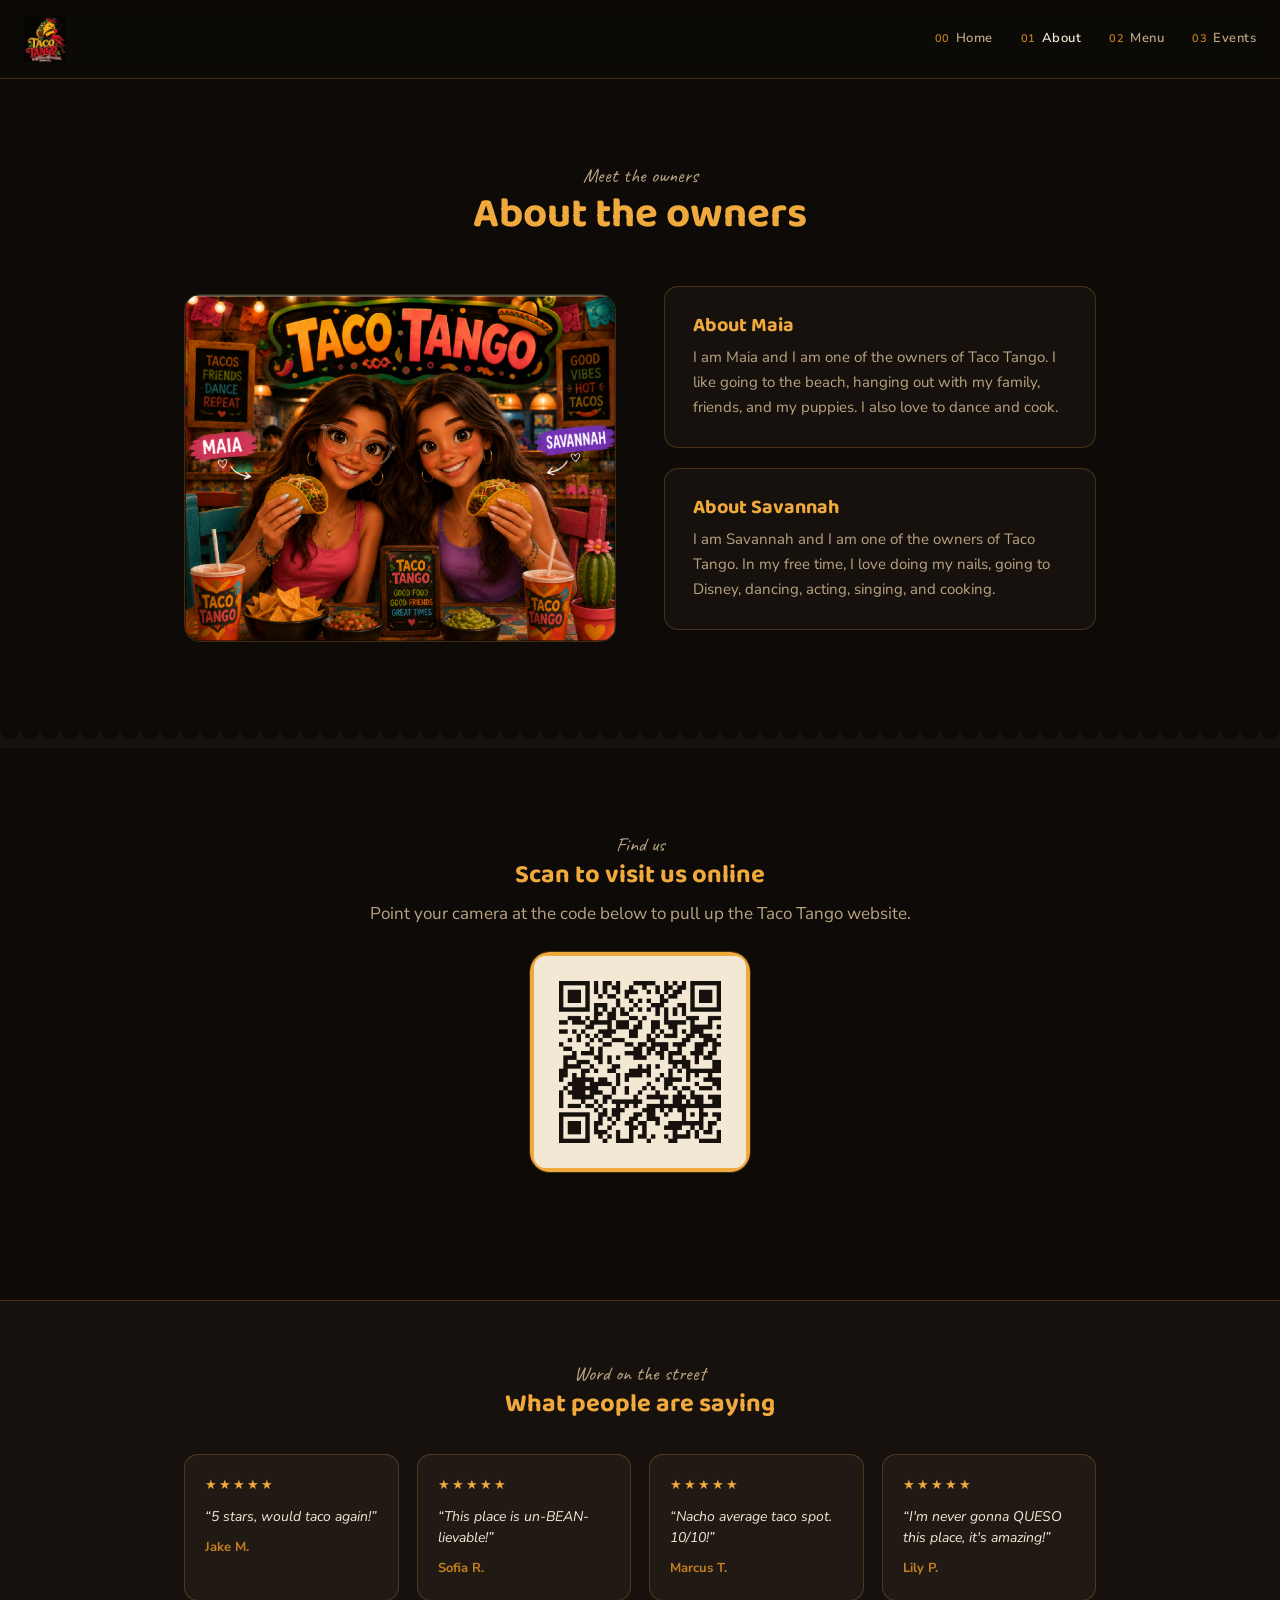
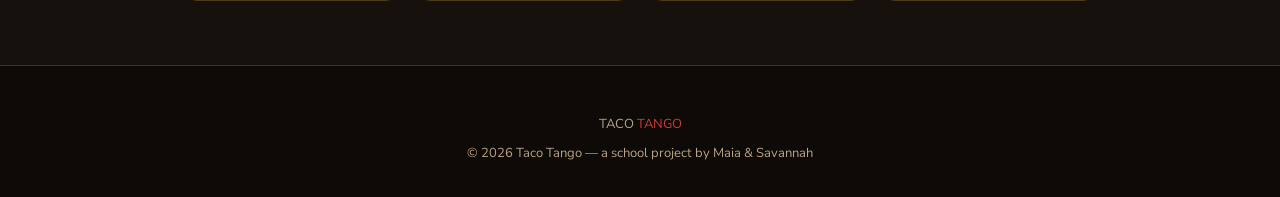
<file: about.html>
<!DOCTYPE html>
<html lang="en">
<head>
<meta charset="UTF-8">
<meta name="viewport" content="width=device-width, initial-scale=1.0">
<title>About Us | Taco Tango</title>
<link rel="stylesheet" href="assets/css/styles.css">
</head>
<body>

<nav class="site-nav">
  <a href="index.html" class="brand"><img src="assets/img/logo.png" alt="Taco Tango logo"></a>
  <button class="nav-toggle" aria-label="Toggle menu" aria-expanded="false">&#9776;</button>
  <ul class="nav-links">
    <li><a href="index.html"><span class="num">00</span> Home</a></li>
    <li><a href="about.html" class="active"><span class="num">01</span> About</a></li>
    <li><a href="menu.html"><span class="num">02</span> Menu</a></li>
    <li><a href="events.html"><span class="num">03</span> Events</a></li>
  </ul>
</nav>

<section>
  <div class="wrap section-head reveal">
    <p class="eyebrow-script">Meet the owners</p>
    <h1 class="display" style="font-size:42px;">About the owners</h1>
  </div>

  <div class="wrap about-grid reveal">
    <img src="assets/img/owners-illustration.png" alt="Illustrated portrait of Maia and Savannah at Taco Tango">
    <div>
      <div class="bio-card">
        <h3>About Maia</h3>
        <p>I am Maia and I am one of the owners of Taco Tango. I like going to the beach, hanging out with my family, friends, and my puppies. I also love to dance and cook.</p>
      </div>
      <div class="bio-card">
        <h3>About Savannah</h3>
        <p>I am Savannah and I am one of the owners of Taco Tango. In my free time, I love doing my nails, going to Disney, dancing, acting, singing, and cooking.</p>
      </div>
    </div>
  </div>
</section>

<div class="scallop"></div>

<section>
  <div class="wrap section-head reveal">
    <p class="eyebrow-script">Find us</p>
    <h2>Scan to visit us online</h2>
    <p>Point your camera at the code below to pull up the Taco Tango website.</p>
    <img class="qr-code" src="assets/img/qr-code.png" alt="QR code linking to the Taco Tango website">
  </div>
</section>

<section class="reviews-section">
  <div class="wrap section-head reveal">
    <p class="eyebrow-script">Word on the street</p>
    <h2>What people are saying</h2>
  </div>
  <div class="wrap">
    <div class="reviews-grid" id="reviews-grid" aria-live="polite" aria-label="Customer reviews"></div>
  </div>
</section>

<footer>
  <span class="brand">TACO <span style="color:var(--red)">TANGO</span></span>
  &copy; 2026 Taco Tango &mdash; a school project by Maia &amp; Savannah
</footer>

<script src="assets/js/reviews-data.js"></script>
<script src="assets/js/reviews.js"></script>
<script src="assets/js/main.js"></script>
</body>
</html>
</file>
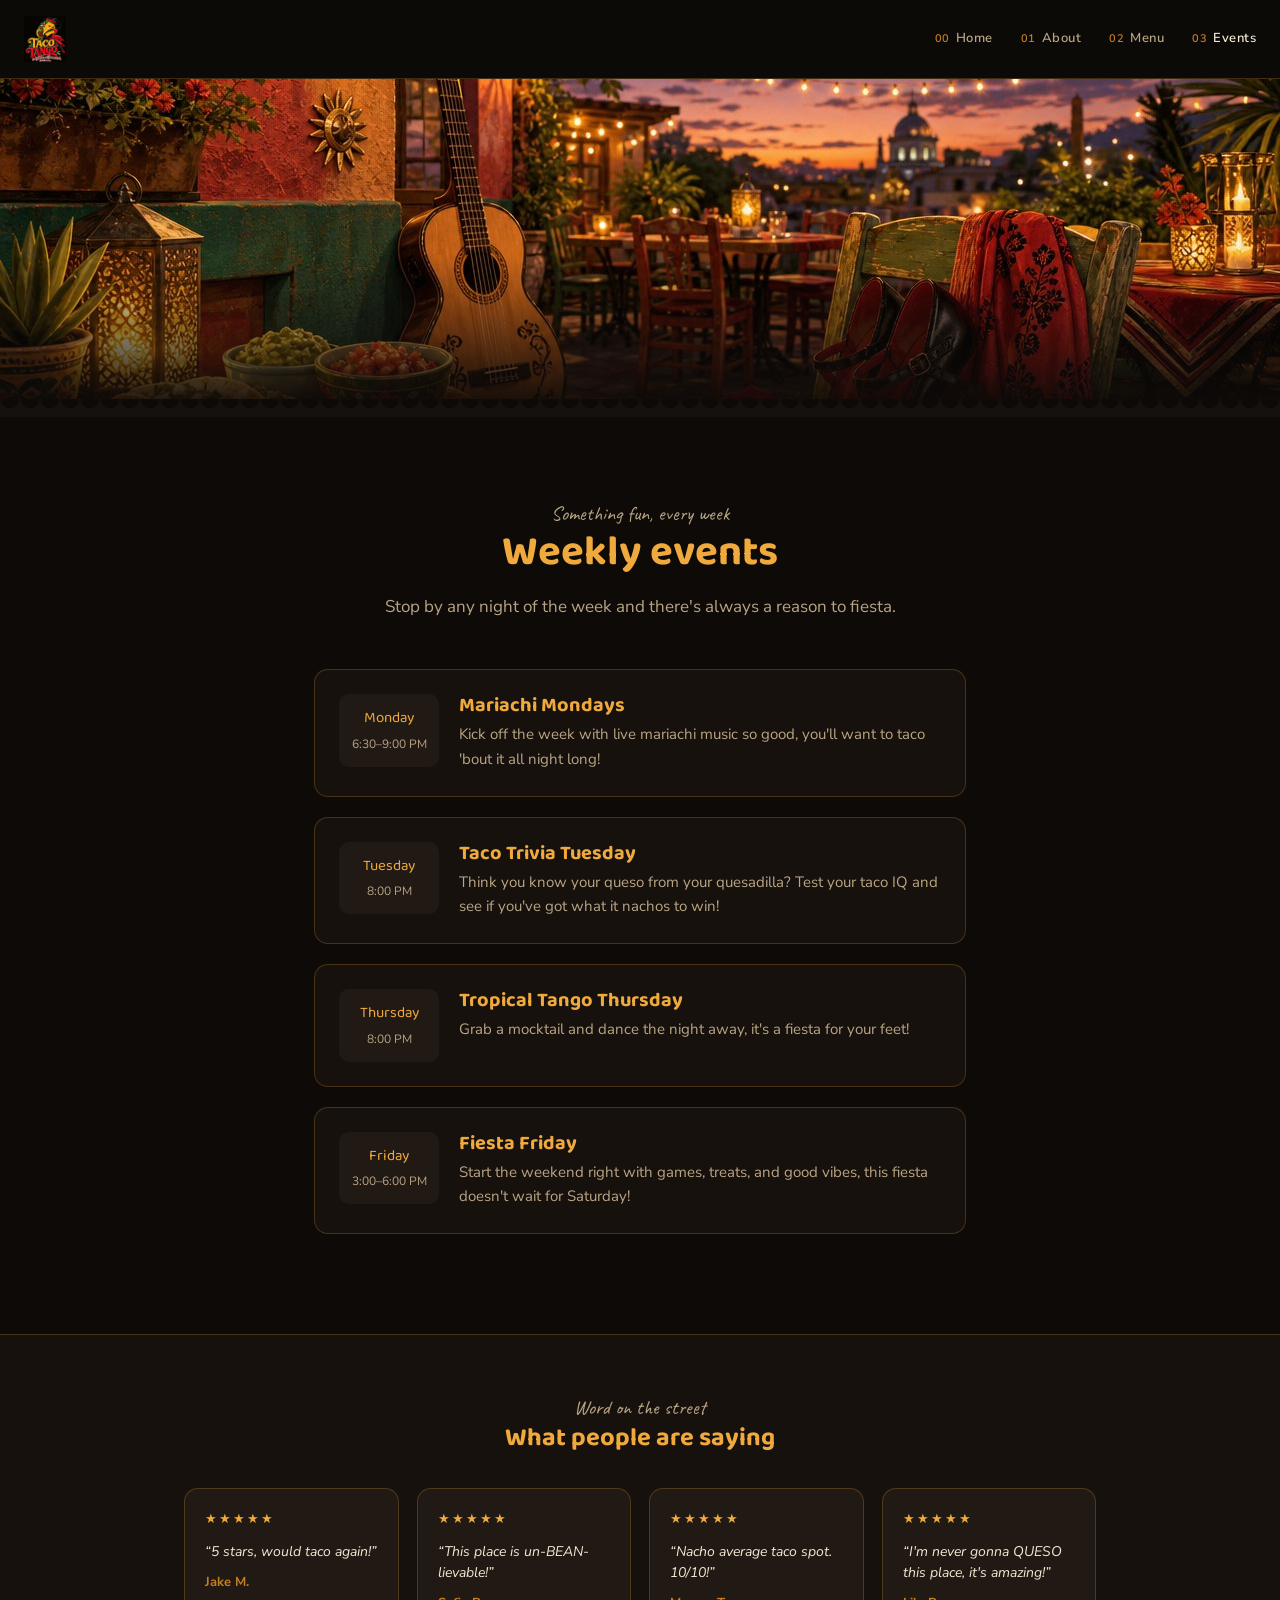
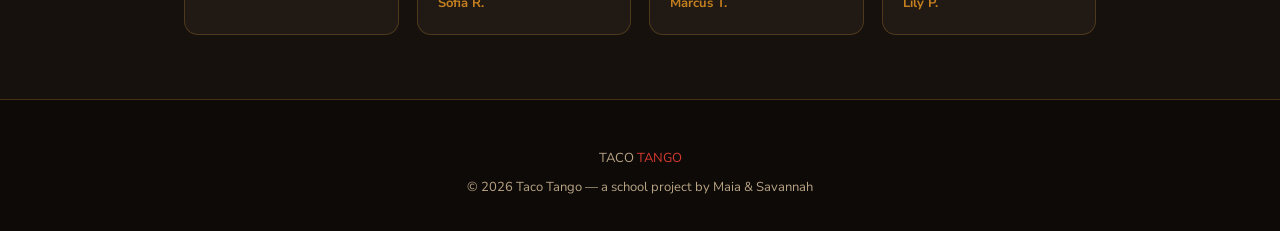
<file: events.html>
<!DOCTYPE html>
<html lang="en">
<head>
<meta charset="UTF-8">
<meta name="viewport" content="width=device-width, initial-scale=1.0">
<title>Events | Taco Tango</title>
<link rel="stylesheet" href="assets/css/styles.css">
</head>
<body>

<nav class="site-nav">
  <a href="index.html" class="brand"><img src="assets/img/logo.png" alt="Taco Tango logo"></a>
  <button class="nav-toggle" aria-label="Toggle menu" aria-expanded="false">&#9776;</button>
  <ul class="nav-links">
    <li><a href="index.html"><span class="num">00</span> Home</a></li>
    <li><a href="about.html"><span class="num">01</span> About</a></li>
    <li><a href="menu.html"><span class="num">02</span> Menu</a></li>
    <li><a href="events.html" class="active"><span class="num">03</span> Events</a></li>
  </ul>
</nav>

<div class="page-banner">
  <img src="assets/img/banner-events.jpg" alt="A candlelit rooftop terrace at dusk with a guitar, string lights, papel picado, tango shoes and a rose, set for an evening of music and dancing">
</div>
<div class="scallop"></div>

<section>
  <div class="wrap section-head reveal">
    <p class="eyebrow-script">Something fun, every week</p>
    <h1 class="display" style="font-size:42px;">Weekly events</h1>
    <p>Stop by any night of the week and there's always a reason to fiesta.</p>
  </div>

  <div class="wrap" style="max-width:700px;">

    <div class="event-card reveal">
      <div class="event-time"><div class="day">Monday</div><div class="hrs">6:30&ndash;9:00 PM</div></div>
      <div>
        <h3>Mariachi Mondays</h3>
        <p>Kick off the week with live mariachi music so good, you'll want to taco 'bout it all night long!</p>
      </div>
    </div>

    <div class="event-card reveal">
      <div class="event-time"><div class="day">Tuesday</div><div class="hrs">8:00 PM</div></div>
      <div>
        <h3>Taco Trivia Tuesday</h3>
        <p>Think you know your queso from your quesadilla? Test your taco IQ and see if you've got what it nachos to win!</p>
      </div>
    </div>

    <div class="event-card reveal">
      <div class="event-time"><div class="day">Thursday</div><div class="hrs">8:00 PM</div></div>
      <div>
        <h3>Tropical Tango Thursday</h3>
        <p>Grab a mocktail and dance the night away, it's a fiesta for your feet!</p>
      </div>
    </div>

    <div class="event-card reveal">
      <div class="event-time"><div class="day">Friday</div><div class="hrs">3:00&ndash;6:00 PM</div></div>
      <div>
        <h3>Fiesta Friday</h3>
        <p>Start the weekend right with games, treats, and good vibes, this fiesta doesn't wait for Saturday!</p>
      </div>
    </div>

  </div>
</section>

<section class="reviews-section">
  <div class="wrap section-head reveal">
    <p class="eyebrow-script">Word on the street</p>
    <h2>What people are saying</h2>
  </div>
  <div class="wrap">
    <div class="reviews-grid" id="reviews-grid" aria-live="polite" aria-label="Customer reviews"></div>
  </div>
</section>

<footer>
  <span class="brand">TACO <span style="color:var(--red)">TANGO</span></span>
  &copy; 2026 Taco Tango &mdash; a school project by Maia &amp; Savannah
</footer>

<script src="assets/js/reviews-data.js"></script>
<script src="assets/js/reviews.js"></script>
<script src="assets/js/main.js"></script>
</body>
</html>
</file>
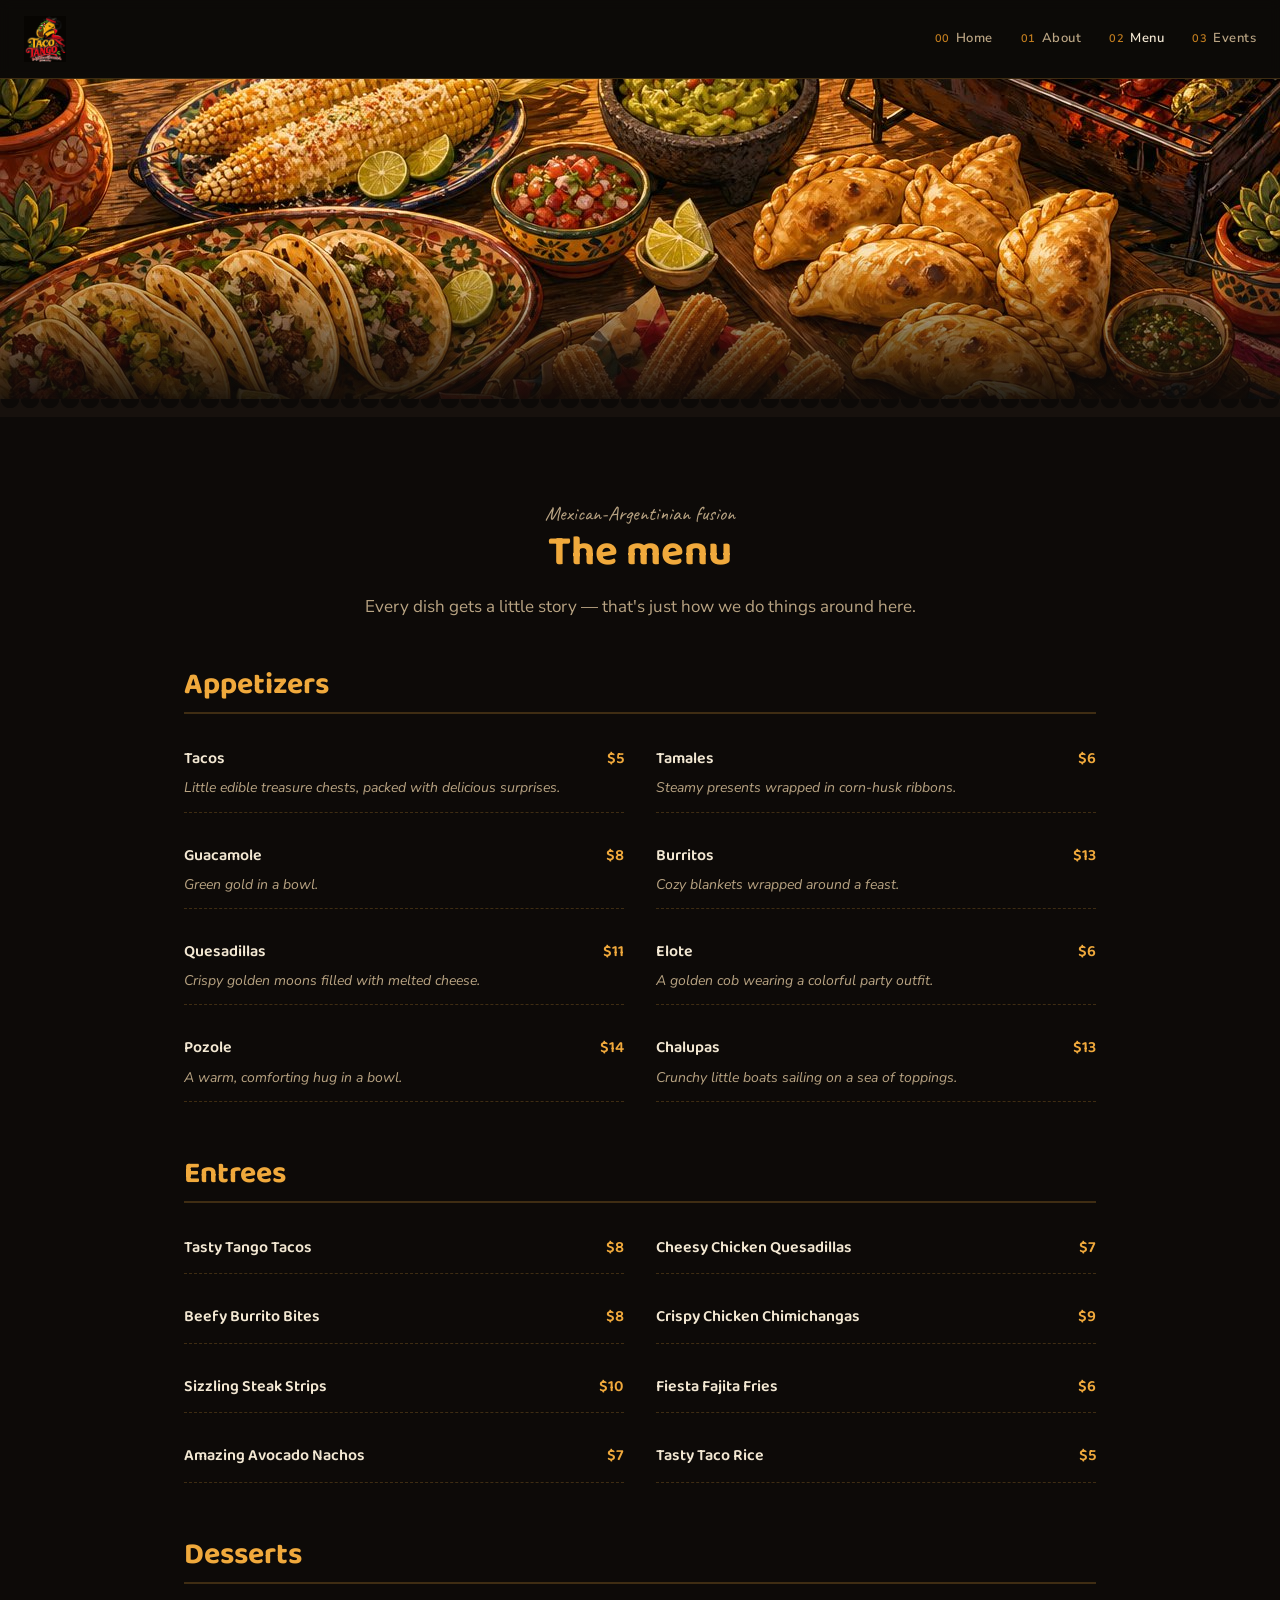
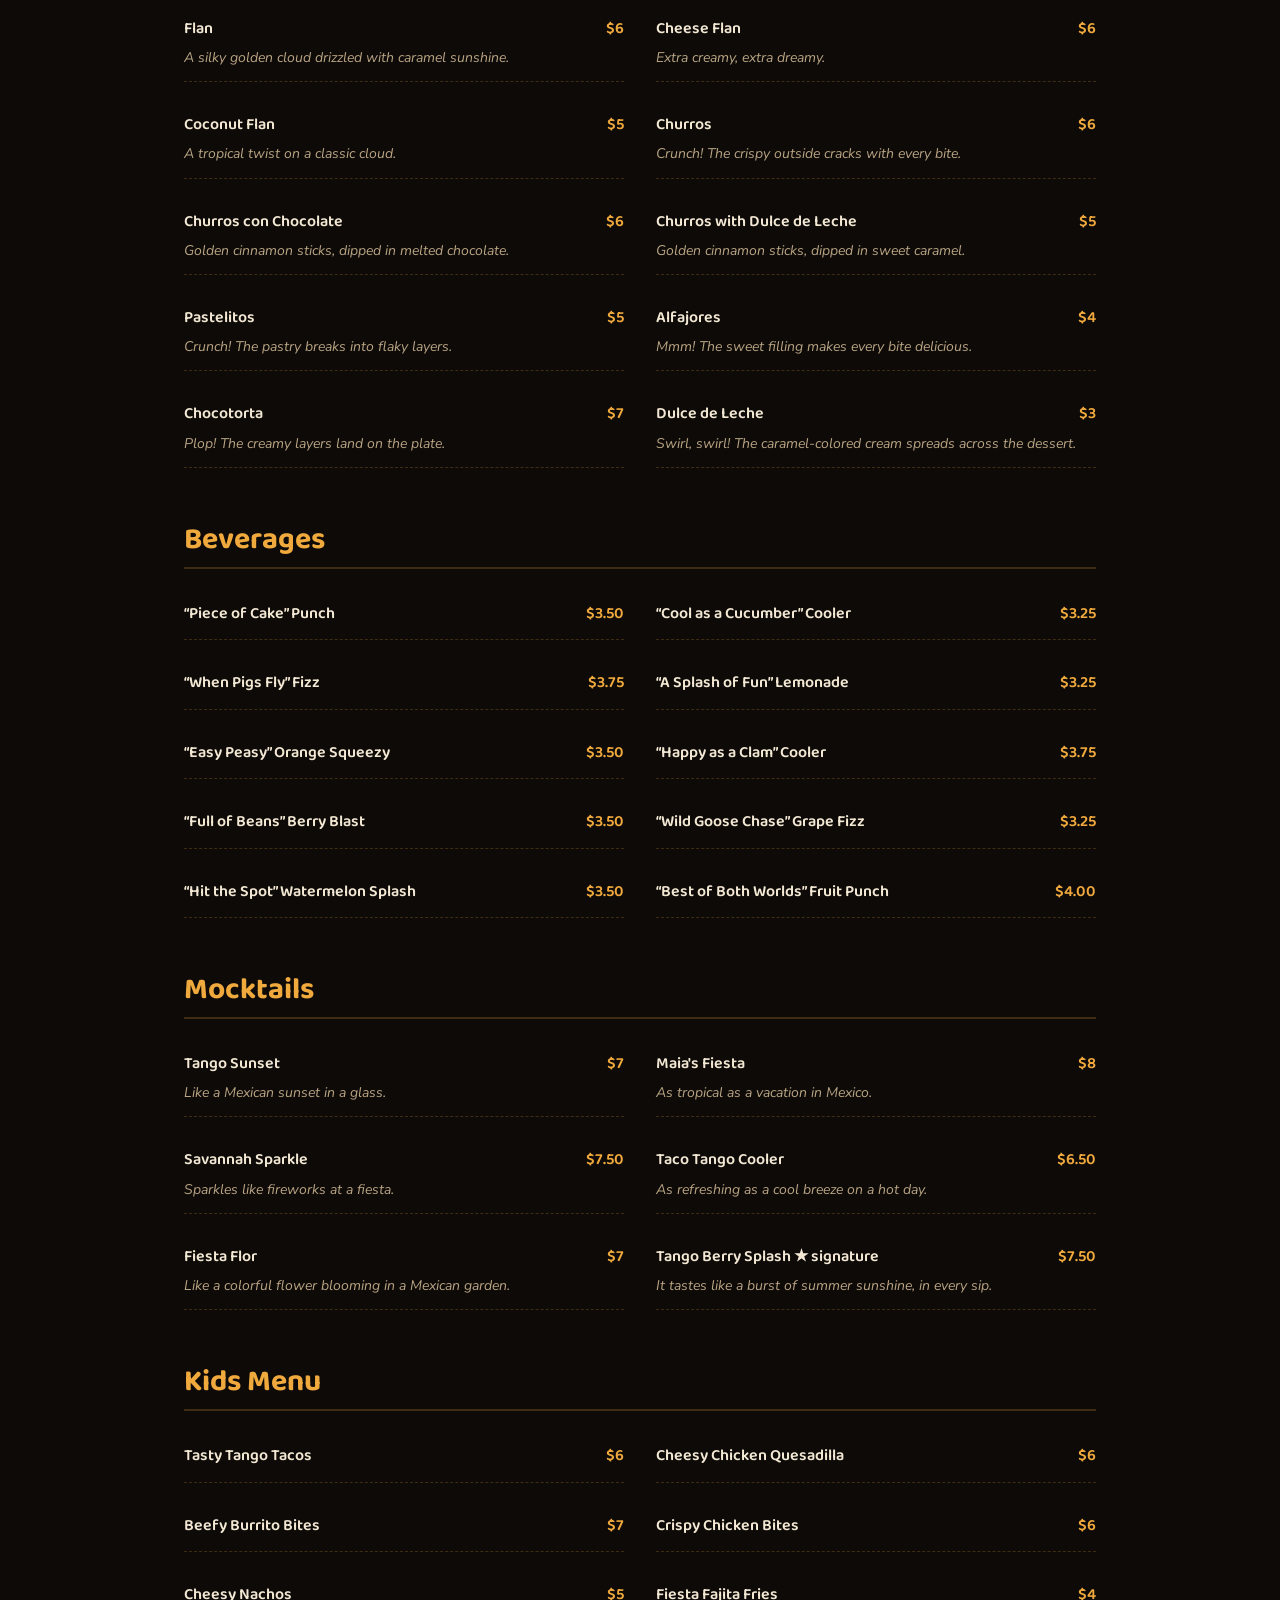
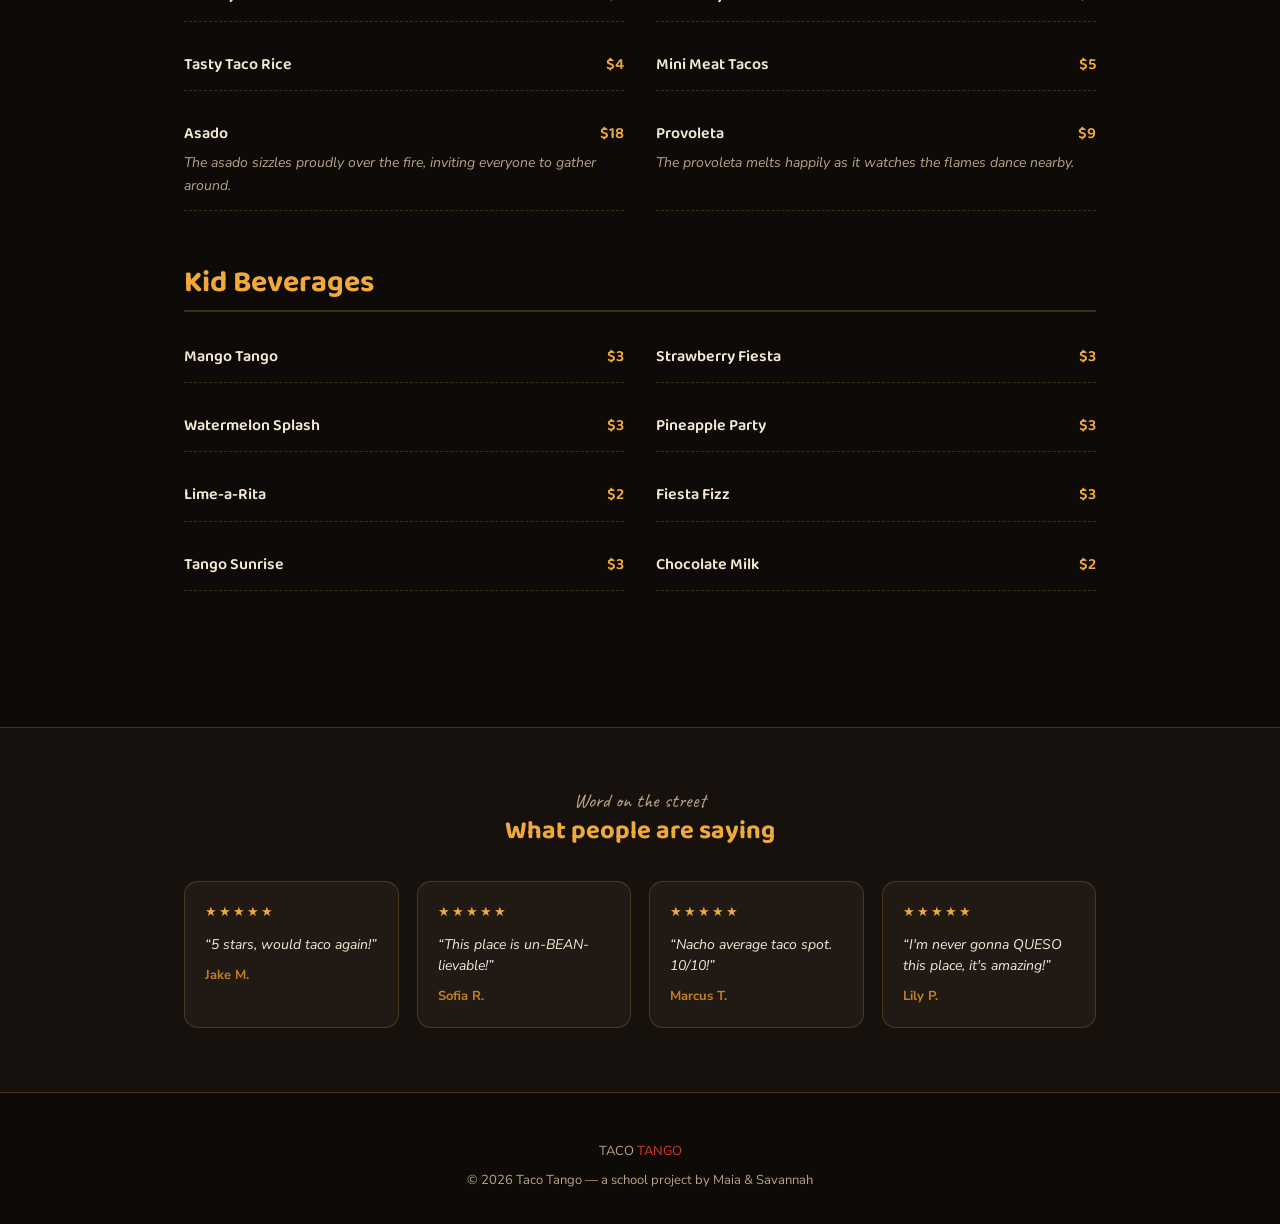
<file: menu.html>
<!DOCTYPE html>
<html lang="en">
<head>
<meta charset="UTF-8">
<meta name="viewport" content="width=device-width, initial-scale=1.0">
<title>Menu | Taco Tango</title>
<link rel="stylesheet" href="assets/css/styles.css">
</head>
<body>

<nav class="site-nav">
  <a href="index.html" class="brand"><img src="assets/img/logo.png" alt="Taco Tango logo"></a>
  <button class="nav-toggle" aria-label="Toggle menu" aria-expanded="false">&#9776;</button>
  <ul class="nav-links">
    <li><a href="index.html"><span class="num">00</span> Home</a></li>
    <li><a href="about.html"><span class="num">01</span> About</a></li>
    <li><a href="menu.html" class="active"><span class="num">02</span> Menu</a></li>
    <li><a href="events.html"><span class="num">03</span> Events</a></li>
  </ul>
</nav>

<div class="page-banner">
  <img src="assets/img/banner-menu.jpg" alt="A festive spread of tacos, elote, guacamole, empanadas, churros and grilled meats under papel picado banners">
</div>
<div class="scallop"></div>

<section>
  <div class="wrap section-head reveal">
    <p class="eyebrow-script">Mexican-Argentinian fusion</p>
    <h1 class="display" style="font-size:42px;">The menu</h1>
    <p>Every dish gets a little story &mdash; that's just how we do things around here.</p>
  </div>

  <div class="wrap">

    <div class="menu-section reveal">
      <h2>Appetizers</h2>
      <div class="menu-grid">
        <div class="menu-item"><div class="menu-item-top"><span>Tacos</span><span class="price">$5</span></div><p>Little edible treasure chests, packed with delicious surprises.</p></div>
        <div class="menu-item"><div class="menu-item-top"><span>Tamales</span><span class="price">$6</span></div><p>Steamy presents wrapped in corn-husk ribbons.</p></div>
        <div class="menu-item"><div class="menu-item-top"><span>Guacamole</span><span class="price">$8</span></div><p>Green gold in a bowl.</p></div>
        <div class="menu-item"><div class="menu-item-top"><span>Burritos</span><span class="price">$13</span></div><p>Cozy blankets wrapped around a feast.</p></div>
        <div class="menu-item"><div class="menu-item-top"><span>Quesadillas</span><span class="price">$11</span></div><p>Crispy golden moons filled with melted cheese.</p></div>
        <div class="menu-item"><div class="menu-item-top"><span>Elote</span><span class="price">$6</span></div><p>A golden cob wearing a colorful party outfit.</p></div>
        <div class="menu-item"><div class="menu-item-top"><span>Pozole</span><span class="price">$14</span></div><p>A warm, comforting hug in a bowl.</p></div>
        <div class="menu-item"><div class="menu-item-top"><span>Chalupas</span><span class="price">$13</span></div><p>Crunchy little boats sailing on a sea of toppings.</p></div>
      </div>
    </div>

    <div class="menu-section reveal">
      <h2>Entrees</h2>
      <div class="menu-grid">
        <div class="menu-item"><div class="menu-item-top"><span>Tasty Tango Tacos</span><span class="price">$8</span></div></div>
        <div class="menu-item"><div class="menu-item-top"><span>Cheesy Chicken Quesadillas</span><span class="price">$7</span></div></div>
        <div class="menu-item"><div class="menu-item-top"><span>Beefy Burrito Bites</span><span class="price">$8</span></div></div>
        <div class="menu-item"><div class="menu-item-top"><span>Crispy Chicken Chimichangas</span><span class="price">$9</span></div></div>
        <div class="menu-item"><div class="menu-item-top"><span>Sizzling Steak Strips</span><span class="price">$10</span></div></div>
        <div class="menu-item"><div class="menu-item-top"><span>Fiesta Fajita Fries</span><span class="price">$6</span></div></div>
        <div class="menu-item"><div class="menu-item-top"><span>Amazing Avocado Nachos</span><span class="price">$7</span></div></div>
        <div class="menu-item"><div class="menu-item-top"><span>Tasty Taco Rice</span><span class="price">$5</span></div></div>
      </div>
    </div>

    <div class="menu-section reveal">
      <h2>Desserts</h2>
      <div class="menu-grid">
        <div class="menu-item"><div class="menu-item-top"><span>Flan</span><span class="price">$6</span></div><p>A silky golden cloud drizzled with caramel sunshine.</p></div>
        <div class="menu-item"><div class="menu-item-top"><span>Cheese Flan</span><span class="price">$6</span></div><p>Extra creamy, extra dreamy.</p></div>
        <div class="menu-item"><div class="menu-item-top"><span>Coconut Flan</span><span class="price">$5</span></div><p>A tropical twist on a classic cloud.</p></div>
        <div class="menu-item"><div class="menu-item-top"><span>Churros</span><span class="price">$6</span></div><p>Crunch! The crispy outside cracks with every bite.</p></div>
        <div class="menu-item"><div class="menu-item-top"><span>Churros con Chocolate</span><span class="price">$6</span></div><p>Golden cinnamon sticks, dipped in melted chocolate.</p></div>
        <div class="menu-item"><div class="menu-item-top"><span>Churros with Dulce de Leche</span><span class="price">$5</span></div><p>Golden cinnamon sticks, dipped in sweet caramel.</p></div>
        <div class="menu-item"><div class="menu-item-top"><span>Pastelitos</span><span class="price">$5</span></div><p>Crunch! The pastry breaks into flaky layers.</p></div>
        <div class="menu-item"><div class="menu-item-top"><span>Alfajores</span><span class="price">$4</span></div><p>Mmm! The sweet filling makes every bite delicious.</p></div>
        <div class="menu-item"><div class="menu-item-top"><span>Chocotorta</span><span class="price">$7</span></div><p>Plop! The creamy layers land on the plate.</p></div>
        <div class="menu-item"><div class="menu-item-top"><span>Dulce de Leche</span><span class="price">$3</span></div><p>Swirl, swirl! The caramel-colored cream spreads across the dessert.</p></div>
      </div>
    </div>

    <div class="menu-section reveal">
      <h2>Beverages</h2>
      <div class="menu-grid">
        <div class="menu-item"><div class="menu-item-top"><span>&ldquo;Piece of Cake&rdquo; Punch</span><span class="price">$3.50</span></div></div>
        <div class="menu-item"><div class="menu-item-top"><span>&ldquo;Cool as a Cucumber&rdquo; Cooler</span><span class="price">$3.25</span></div></div>
        <div class="menu-item"><div class="menu-item-top"><span>&ldquo;When Pigs Fly&rdquo; Fizz</span><span class="price">$3.75</span></div></div>
        <div class="menu-item"><div class="menu-item-top"><span>&ldquo;A Splash of Fun&rdquo; Lemonade</span><span class="price">$3.25</span></div></div>
        <div class="menu-item"><div class="menu-item-top"><span>&ldquo;Easy Peasy&rdquo; Orange Squeezy</span><span class="price">$3.50</span></div></div>
        <div class="menu-item"><div class="menu-item-top"><span>&ldquo;Happy as a Clam&rdquo; Cooler</span><span class="price">$3.75</span></div></div>
        <div class="menu-item"><div class="menu-item-top"><span>&ldquo;Full of Beans&rdquo; Berry Blast</span><span class="price">$3.50</span></div></div>
        <div class="menu-item"><div class="menu-item-top"><span>&ldquo;Wild Goose Chase&rdquo; Grape Fizz</span><span class="price">$3.25</span></div></div>
        <div class="menu-item"><div class="menu-item-top"><span>&ldquo;Hit the Spot&rdquo; Watermelon Splash</span><span class="price">$3.50</span></div></div>
        <div class="menu-item"><div class="menu-item-top"><span>&ldquo;Best of Both Worlds&rdquo; Fruit Punch</span><span class="price">$4.00</span></div></div>
      </div>
    </div>

    <div class="menu-section reveal">
      <h2>Mocktails</h2>
      <div class="menu-grid">
        <div class="menu-item"><div class="menu-item-top"><span>Tango Sunset</span><span class="price">$7</span></div><p>Like a Mexican sunset in a glass.</p></div>
        <div class="menu-item"><div class="menu-item-top"><span>Maia's Fiesta</span><span class="price">$8</span></div><p>As tropical as a vacation in Mexico.</p></div>
        <div class="menu-item"><div class="menu-item-top"><span>Savannah Sparkle</span><span class="price">$7.50</span></div><p>Sparkles like fireworks at a fiesta.</p></div>
        <div class="menu-item"><div class="menu-item-top"><span>Taco Tango Cooler</span><span class="price">$6.50</span></div><p>As refreshing as a cool breeze on a hot day.</p></div>
        <div class="menu-item"><div class="menu-item-top"><span>Fiesta Flor</span><span class="price">$7</span></div><p>Like a colorful flower blooming in a Mexican garden.</p></div>
        <div class="menu-item"><div class="menu-item-top"><span>Tango Berry Splash &#9733; signature</span><span class="price">$7.50</span></div><p>It tastes like a burst of summer sunshine, in every sip.</p></div>
      </div>
    </div>

    <div class="menu-section reveal">
      <h2>Kids Menu</h2>
      <div class="menu-grid">
        <div class="menu-item"><div class="menu-item-top"><span>Tasty Tango Tacos</span><span class="price">$6</span></div></div>
        <div class="menu-item"><div class="menu-item-top"><span>Cheesy Chicken Quesadilla</span><span class="price">$6</span></div></div>
        <div class="menu-item"><div class="menu-item-top"><span>Beefy Burrito Bites</span><span class="price">$7</span></div></div>
        <div class="menu-item"><div class="menu-item-top"><span>Crispy Chicken Bites</span><span class="price">$6</span></div></div>
        <div class="menu-item"><div class="menu-item-top"><span>Cheesy Nachos</span><span class="price">$5</span></div></div>
        <div class="menu-item"><div class="menu-item-top"><span>Fiesta Fajita Fries</span><span class="price">$4</span></div></div>
        <div class="menu-item"><div class="menu-item-top"><span>Tasty Taco Rice</span><span class="price">$4</span></div></div>
        <div class="menu-item"><div class="menu-item-top"><span>Mini Meat Tacos</span><span class="price">$5</span></div></div>
        <div class="menu-item"><div class="menu-item-top"><span>Asado</span><span class="price">$18</span></div><p>The asado sizzles proudly over the fire, inviting everyone to gather around.</p></div>
        <div class="menu-item"><div class="menu-item-top"><span>Provoleta</span><span class="price">$9</span></div><p>The provoleta melts happily as it watches the flames dance nearby.</p></div>
      </div>
    </div>

    <div class="menu-section reveal">
      <h2>Kid Beverages</h2>
      <div class="menu-grid">
        <div class="menu-item"><div class="menu-item-top"><span>Mango Tango</span><span class="price">$3</span></div></div>
        <div class="menu-item"><div class="menu-item-top"><span>Strawberry Fiesta</span><span class="price">$3</span></div></div>
        <div class="menu-item"><div class="menu-item-top"><span>Watermelon Splash</span><span class="price">$3</span></div></div>
        <div class="menu-item"><div class="menu-item-top"><span>Pineapple Party</span><span class="price">$3</span></div></div>
        <div class="menu-item"><div class="menu-item-top"><span>Lime-a-Rita</span><span class="price">$2</span></div></div>
        <div class="menu-item"><div class="menu-item-top"><span>Fiesta Fizz</span><span class="price">$3</span></div></div>
        <div class="menu-item"><div class="menu-item-top"><span>Tango Sunrise</span><span class="price">$3</span></div></div>
        <div class="menu-item"><div class="menu-item-top"><span>Chocolate Milk</span><span class="price">$2</span></div></div>
      </div>
    </div>

  </div>
</section>

<section class="reviews-section">
  <div class="wrap section-head reveal">
    <p class="eyebrow-script">Word on the street</p>
    <h2>What people are saying</h2>
  </div>
  <div class="wrap">
    <div class="reviews-grid" id="reviews-grid" aria-live="polite" aria-label="Customer reviews"></div>
  </div>
</section>

<footer>
  <span class="brand">TACO <span style="color:var(--red)">TANGO</span></span>
  &copy; 2026 Taco Tango &mdash; a school project by Maia &amp; Savannah
</footer>

<script src="assets/js/reviews-data.js"></script>
<script src="assets/js/reviews.js"></script>
<script src="assets/js/main.js"></script>
</body>
</html>
</file>
<file: assets/css/styles.css>
@import url('https://fonts.googleapis.com/css2?family=Baloo+2:wght@500;600;700;800&family=Nunito+Sans:wght@400;600;700&family=Caveat:wght@600&display=swap');

:root{
  --black:#0d0a08;
  --black-2:#17110d;
  --black-3:#211a14;
  --gold:#f0a93c;
  --gold-deep:#c47f1f;
  --red:#d63a2e;
  --green:#4f7a3d;
  --cream:#f3e8d3;
  --muted:#b9a483;
  --border:rgba(240,169,60,0.22);
  --maxw:960px;
}

*{box-sizing:border-box;}
html{scroll-behavior:smooth;}
body{
  margin:0;
  background:var(--black);
  color:var(--cream);
  font-family:'Nunito Sans',sans-serif;
  font-size:17px;
  line-height:1.65;
}
h1,h2,h3,.display{
  font-family:'Baloo 2',sans-serif;
  font-weight:700;
  line-height:1.1;
  margin:0 0 .4em;
  color:var(--gold);
}
p{max-width:65ch;}
a{color:var(--gold);}
img,video{max-width:100%;display:block;}

.wrap{max-width:var(--maxw);margin:0 auto;padding:0 24px;}

/* ---------- Nav ---------- */
.site-nav{
  position:sticky;top:0;z-index:50;
  display:flex;align-items:center;justify-content:space-between;
  padding:16px 24px;
  background:rgba(13,10,8,0.9);
  backdrop-filter:blur(6px);
  border-bottom:1px solid var(--border);
}
.brand{display:flex;align-items:center;text-decoration:none;}
.brand img{height:46px;width:auto;display:block;}
.nav-links{display:flex;gap:28px;list-style:none;margin:0;padding:0;}
.nav-links a{
  text-decoration:none;color:var(--muted);font-size:13px;font-weight:600;
  letter-spacing:.5px;display:flex;gap:6px;align-items:baseline;
  transition:color .2s;
}
.nav-links a .num{color:var(--gold-deep);font-size:11px;}
.nav-links a:hover,.nav-links a.active{color:var(--cream);}
.nav-toggle{display:none;background:none;border:none;color:var(--gold);font-size:24px;cursor:pointer;}

@media(max-width:720px){
  .nav-links{
    position:fixed;inset:64px 0 0 0;background:var(--black);
    flex-direction:column;padding:32px 28px;gap:22px;
    transform:translateY(-8px);opacity:0;pointer-events:none;
    transition:opacity .25s, transform .25s;
  }
  .nav-links.open{opacity:1;transform:translateY(0);pointer-events:auto;}
  .nav-links a{font-size:16px;}
  .nav-toggle{display:block;}
}

/* ---------- Scallop divider (single recurring motif) ---------- */
.scallop{
  height:18px;width:100%;
  background-image:radial-gradient(circle at 10px 0, transparent 9px, var(--black-2) 9.5px);
  background-size:20px 18px;background-repeat:repeat-x;
}
.scallop.flip{transform:rotate(180deg);}

/* ---------- Hero ---------- */
.hero{
  position:relative;min-height:88vh;display:flex;align-items:flex-end;justify-content:flex-start;
  overflow:hidden;
}
.hero video,.hero .hero-fallback{
  position:absolute;inset:0;width:100%;height:100%;object-fit:cover;
  z-index:0;
}
.hero video{
  z-index:1; /* sit above the fallback so a loaded video is actually visible */
}
.hero .hero-fallback{
  background:linear-gradient(160deg,#1a120b,#0d0a08 60%);
}
.hero::after{
  content:'';position:absolute;inset:0;z-index:2;
  background:linear-gradient(180deg,rgba(13,10,8,.15) 0%,rgba(13,10,8,.30) 50%,rgba(13,10,8,.65) 100%);
}
.hero-content{
  position:relative;z-index:3;text-align:center;
  margin:0 20px 64px;padding:26px 30px 28px;
  max-width:360px;
  background:rgba(13,10,8,.6);
  border:1px solid var(--border);
  border-radius:20px;
  backdrop-filter:blur(6px);
  transition:padding .2s,max-width .2s;
}
.sound-toggle{
  position:absolute;right:20px;bottom:20px;z-index:3;
  width:44px;height:44px;border-radius:50%;
  border:1.5px solid var(--gold);background:rgba(13,10,8,.55);
  color:var(--gold);font-size:18px;line-height:1;cursor:pointer;
  display:flex;align-items:center;justify-content:center;
  backdrop-filter:blur(4px);transition:background .2s,transform .2s;
}
.sound-toggle:hover{background:var(--gold);color:var(--black);transform:scale(1.06);}
.hero-content .logo-mark{width:min(170px,40vw);margin:0 auto;transition:width .2s;}
.hero-tag{
  color:var(--muted);font-size:13px;letter-spacing:.6px;margin:14px 0 20px;
}

@media(max-height:820px){
  .hero-content{margin-bottom:48px;padding:18px 22px 20px;max-width:300px;}
  .hero-content .logo-mark{width:min(120px,32vw);}
  .hero-tag{font-size:11px;margin:10px 0 14px;}
  .hero-content .btn{padding:10px 22px;font-size:12px;}
}
@media(max-height:640px){
  .hero-content{margin-bottom:32px;padding:12px 16px 14px;max-width:240px;}
  .hero-content .logo-mark{width:min(84px,26vw);}
  .hero-tag{font-size:10px;letter-spacing:.4px;margin:6px 0 10px;}
  .hero-content .btn{padding:7px 18px;font-size:11px;}
}
.btn{
  display:inline-block;padding:13px 30px;border-radius:30px;
  border:1.5px solid var(--gold);color:var(--gold);text-decoration:none;
  font-weight:700;font-size:14px;letter-spacing:.3px;transition:all .2s;
}
.btn:hover{background:var(--gold);color:var(--black);}
.btn.solid{background:var(--red);border-color:var(--red);color:var(--cream);}
.btn.solid:hover{background:#b52e24;}

/* ---------- Page banner (menu/events) ---------- */
.page-banner{
  position:relative;width:100%;
  height:clamp(150px,26vw,320px);
  overflow:hidden;
}
.page-banner img{
  width:100%;height:100%;object-fit:cover;
}
.page-banner::after{
  content:'';position:absolute;inset:0;
  background:linear-gradient(180deg,rgba(13,10,8,0) 55%,rgba(13,10,8,.9));
}

.qr-code{
  margin:24px auto 0;width:220px;height:220px;
  border-radius:20px;box-shadow:0 0 0 1px var(--border);
}

/* ---------- Sections ---------- */
section{padding:80px 0;}
.section-head{max-width:600px;margin:0 auto 48px;text-align:center;}
.section-head p{margin:0 auto;color:var(--muted);}
.eyebrow-script{font-family:'Caveat',cursive;color:var(--gold);font-size:20px;}

.tiles{display:grid;grid-template-columns:repeat(3,1fr);gap:24px;}
@media(max-width:720px){.tiles{grid-template-columns:1fr;}}
.tile{
  background:var(--black-2);border:1px solid var(--border);border-radius:14px;
  padding:28px;text-decoration:none;color:var(--cream);transition:transform .2s,border-color .2s;
}
.tile:hover{transform:translateY(-4px);border-color:var(--gold);}
.tile h3{color:var(--gold);font-size:20px;}
.tile p{color:var(--muted);font-size:14px;margin:0;}

/* ---------- About ---------- */
.about-grid{display:grid;grid-template-columns:1fr 1fr;gap:48px;align-items:center;}
@media(max-width:720px){.about-grid{grid-template-columns:1fr;}}
.about-grid img{border-radius:16px;border:1px solid var(--border);}
.bio-card{
  background:var(--black-2);border:1px solid var(--border);border-radius:14px;
  padding:28px;margin-bottom:20px;
}
.bio-card h3{margin-bottom:8px;}
.bio-card p{color:var(--muted);margin:0;font-size:15px;}

/* ---------- Menu ---------- */
.menu-section{margin-bottom:56px;}
.menu-section h2{font-size:30px;border-bottom:2px solid var(--border);padding-bottom:10px;margin-bottom:20px;}
.menu-grid{display:grid;grid-template-columns:1fr 1fr;gap:18px 32px;}
@media(max-width:600px){.menu-grid{grid-template-columns:1fr;}}
.menu-item{padding:12px 0;border-bottom:1px dashed var(--border);}
.menu-item-top{display:flex;justify-content:space-between;gap:12px;font-family:'Baloo 2',sans-serif;font-weight:600;font-size:16px;color:var(--cream);}
.menu-item-top .price{color:var(--gold);white-space:nowrap;}
.menu-item p{margin:4px 0 0;font-size:14px;color:var(--muted);font-style:italic;}

/* ---------- Events ---------- */
.event-card{
  display:flex;gap:20px;align-items:flex-start;
  background:var(--black-2);border:1px solid var(--border);border-radius:14px;
  padding:24px;margin-bottom:20px;
}
.event-time{
  flex:0 0 auto;min-width:100px;text-align:center;
  background:var(--black-3);border-radius:10px;padding:12px 10px;
}
.event-time .day{font-family:'Baloo 2',sans-serif;color:var(--gold);font-size:15px;}
.event-time .hrs{font-size:12px;color:var(--muted);margin-top:4px;}
.event-card h3{margin-bottom:6px;font-size:20px;}
.event-card p{color:var(--muted);font-size:15px;margin:0;}

/* ---------- Reviews ---------- */
.reviews-section{
  padding:56px 0 64px;
  border-top:1px solid var(--border);border-bottom:1px solid var(--border);
  background:var(--black-2);
}
.reviews-section .section-head{margin-bottom:36px;}
.reviews-grid{
  display:grid;gap:18px;grid-template-columns:1fr;
  transition:opacity .25s ease;
}
@media(min-width:481px){.reviews-grid{grid-template-columns:repeat(2,1fr);}}
@media(min-width:761px){.reviews-grid{grid-template-columns:repeat(3,1fr);}}
@media(min-width:1001px){.reviews-grid{grid-template-columns:repeat(4,1fr);}}
@media(min-width:1301px){.reviews-grid{grid-template-columns:repeat(5,1fr);}}
.reviews-grid.is-fading{opacity:0;}
.review-card{
  background:var(--black-3);border:1px solid var(--border);border-radius:14px;
  padding:20px;display:flex;flex-direction:column;gap:10px;
}
.review-card .stars{color:var(--gold);letter-spacing:2px;font-size:13px;}
.review-card p{margin:0;color:var(--cream);font-size:14px;line-height:1.5;font-style:italic;}
.review-card .who{color:var(--gold-deep);font-weight:700;font-size:13px;}
@media(prefers-reduced-motion:reduce){.reviews-grid{transition:none;}}

/* ---------- Footer ---------- */
footer{padding:48px 0 32px;text-align:center;color:var(--muted);font-size:13px;}
footer .brand{display:block;margin-bottom:8px;}

/* ---------- Scroll reveal (single orchestrated pattern) ----------
   Visible by default so content never depends on JS running.
   main.js adds .pre just before observing, then removes it on intersect. */
.reveal{opacity:1;transform:none;transition:opacity .6s ease,transform .6s ease;}
.reveal.pre{opacity:0;transform:translateY(18px);}
@media(prefers-reduced-motion:reduce){.reveal.pre{opacity:1;transform:none;}}

:focus-visible{outline:2px solid var(--gold);outline-offset:3px;}
</file>
